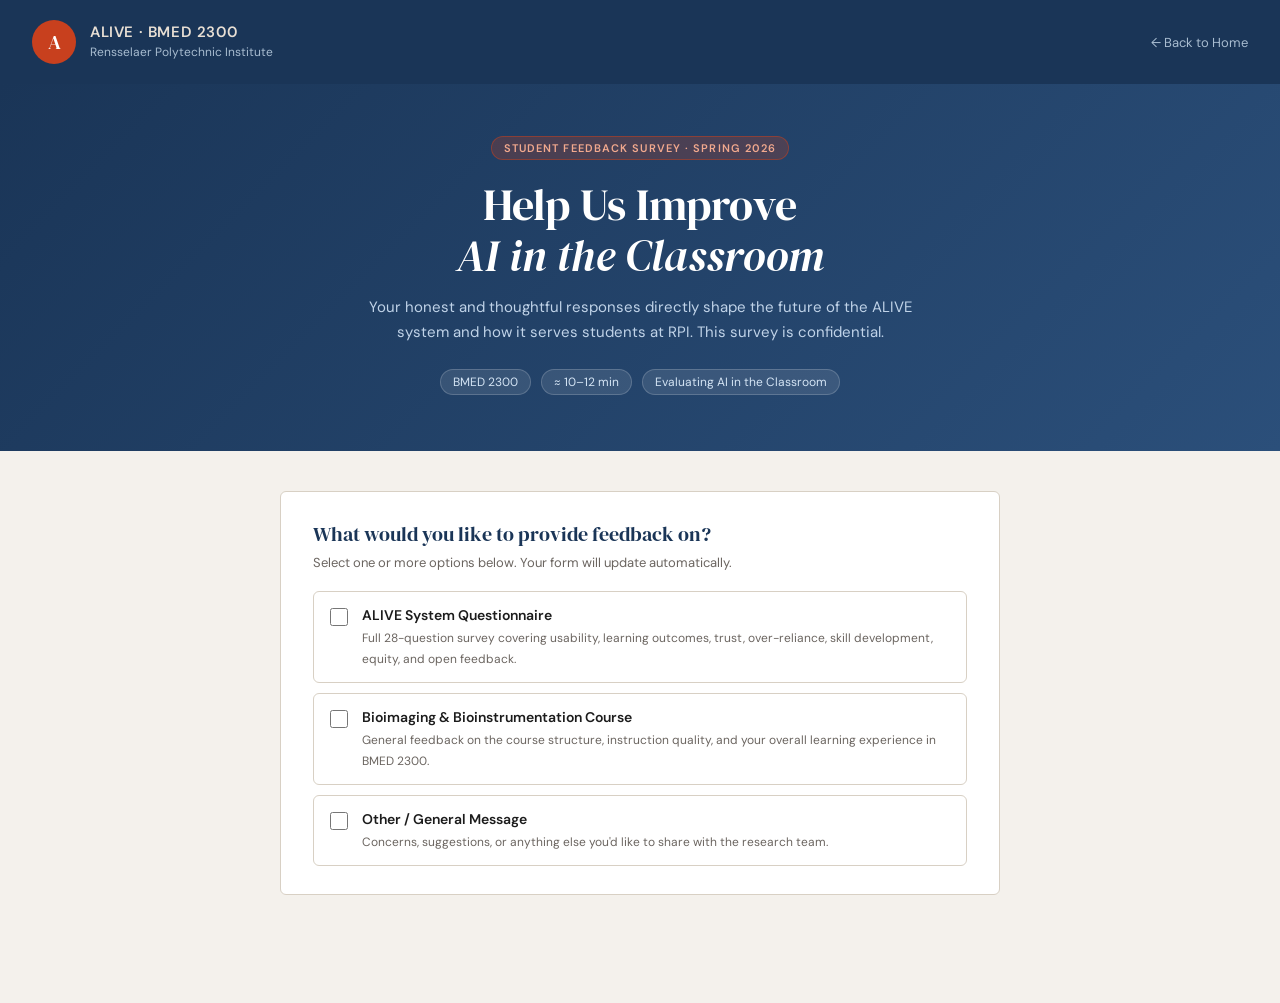
<file: pages/feedback.html>
<!DOCTYPE html>
<html lang="en-US">
<head>
  <meta charset="UTF-8">
  <meta name="viewport" content="width=device-width, initial-scale=1.0">
  <title>Student Feedback — ALIVE & BMED 2300</title>
  <link href="https://fonts.googleapis.com/css2?family=DM+Serif+Display:ital@0;1&family=DM+Sans:wght@300;400;500;600&display=swap" rel="stylesheet">
  <style>
    :root {
      --clr-bg: #f4f1ec;
      --clr-surface: #ffffff;
      --clr-primary: #1a3557;
      --clr-accent: #c8401e;
      --clr-accent-light: #f5ede9;
      --clr-border: #d8d0c4;
      --clr-text: #1c1c1c;
      --clr-muted: #6b6560;
      --clr-tag: #e8e2d9;
      --radius: 6px;
    }

    *, *::before, *::after { box-sizing: border-box; margin: 0; padding: 0; }

    body {
      font-family: 'DM Sans', sans-serif;
      background-color: var(--clr-bg);
      color: var(--clr-text);
      min-height: 100vh;
    }

    /* ── Header ── */
    .site-header {
      background: var(--clr-primary);
      color: #fff;
      padding: 20px 32px;
      display: flex;
      align-items: center;
      justify-content: space-between;
      gap: 12px;
    }
    .site-header .brand {
      display: flex;
      align-items: center;
      gap: 14px;
    }
    .site-header .logo-mark {
      width: 44px; height: 44px;
      background: var(--clr-accent);
      border-radius: 50%;
      display: flex; align-items: center; justify-content: center;
      font-family: 'DM Serif Display', serif;
      font-size: 20px; color: #fff; font-weight: normal;
      flex-shrink: 0;
    }
    .site-header .brand-text { line-height: 1.2; }
    .site-header .brand-text strong {
      font-size: 15px; font-weight: 600; letter-spacing: 0.04em;
      display: block; color: #e8dfd4;
    }
    .site-header .brand-text span { font-size: 12px; color: #a8bcd0; }
    .site-header a {
      color: #a8bcd0; font-size: 13px; text-decoration: none;
      transition: color .2s;
    }
    .site-header a:hover { color: #fff; }

    /* ── Hero Banner ── */
    .hero {
      background: linear-gradient(135deg, var(--clr-primary) 0%, #2b4f7a 100%);
      color: #fff;
      padding: 52px 32px 56px;
      text-align: center;
    }
    .hero .badge {
      display: inline-block;
      background: rgba(200,64,30,.25);
      border: 1px solid rgba(200,64,30,.5);
      color: #f2a98e;
      font-size: 11px; font-weight: 600; letter-spacing: 0.1em;
      text-transform: uppercase;
      padding: 4px 12px; border-radius: 20px; margin-bottom: 20px;
    }
    .hero h1 {
      font-family: 'DM Serif Display', serif;
      font-size: clamp(28px, 5vw, 44px);
      font-weight: normal; line-height: 1.15;
      margin-bottom: 14px;
    }
    .hero p {
      font-size: 15px; color: #c0d3e8; max-width: 560px;
      margin: 0 auto 24px; line-height: 1.65;
    }
    .hero .meta {
      display: inline-flex; gap: 10px; flex-wrap: wrap; justify-content: center;
    }
    .hero .meta span {
      background: rgba(255,255,255,.1);
      border: 1px solid rgba(255,255,255,.18);
      font-size: 12px; padding: 4px 12px; border-radius: 20px;
      color: #d4e4f4;
    }

    /* ── Layout ── */
    .page-body {
      max-width: 760px;
      margin: 0 auto;
      padding: 40px 20px 80px;
    }

    /* ── Section Selector ── */
    .selector-card {
      background: var(--clr-surface);
      border: 1px solid var(--clr-border);
      border-radius: var(--radius);
      padding: 28px 32px;
      margin-bottom: 28px;
    }
    .selector-card h2 {
      font-family: 'DM Serif Display', serif;
      font-size: 20px; font-weight: normal;
      color: var(--clr-primary); margin-bottom: 6px;
    }
    .selector-card .sub {
      font-size: 13px; color: var(--clr-muted); margin-bottom: 20px;
    }
    .checkbox-options {
      display: flex; flex-direction: column; gap: 10px;
    }
    .checkbox-option {
      display: flex; align-items: flex-start; gap: 14px;
      padding: 14px 16px;
      border: 1.5px solid var(--clr-border);
      border-radius: var(--radius);
      cursor: pointer;
      transition: border-color .2s, background .2s;
    }
    .checkbox-option:hover { border-color: var(--clr-primary); background: #f0f4f8; }
    .checkbox-option input[type="checkbox"] {
      width: 18px; height: 18px; margin-top: 2px; cursor: pointer;
      accent-color: var(--clr-primary); flex-shrink: 0;
    }
    .checkbox-option .opt-label strong {
      font-size: 14px; font-weight: 600; color: var(--clr-text);
      display: block; margin-bottom: 2px;
    }
    .checkbox-option .opt-label span {
      font-size: 12px; color: var(--clr-muted);
    }
    .checkbox-option.selected {
      border-color: var(--clr-primary);
      background: #eef3f9;
    }

    /* ── Form Sections ── */
    .form-section {
      background: var(--clr-surface);
      border: 1px solid var(--clr-border);
      border-radius: var(--radius);
      margin-bottom: 20px;
      overflow: hidden;
      display: none;
    }
    .form-section.visible { display: block; }

    .section-header {
      background: var(--clr-primary);
      color: #fff;
      padding: 16px 28px;
      display: flex; align-items: center; gap: 12px;
    }
    .section-header .part-badge {
      background: var(--clr-accent);
      font-size: 11px; font-weight: 700; letter-spacing: 0.08em;
      text-transform: uppercase;
      padding: 3px 10px; border-radius: 3px;
      flex-shrink: 0;
    }
    .section-header h3 {
      font-family: 'DM Serif Display', serif;
      font-size: 17px; font-weight: normal;
    }
    .section-header p {
      font-size: 11px; color: #a8bcd0; margin-top: 1px;
    }

    .section-body { padding: 28px; }

    /* ── Question Block ── */
    .question-block {
      margin-bottom: 28px;
      padding-bottom: 28px;
      border-bottom: 1px solid var(--clr-tag);
    }
    .question-block:last-child { margin-bottom: 0; padding-bottom: 0; border-bottom: none; }

    .question-label {
      display: flex; align-items: flex-start; gap: 10px; margin-bottom: 14px;
    }
    .q-num {
      background: var(--clr-primary);
      color: #fff; font-size: 11px; font-weight: 700;
      padding: 2px 7px; border-radius: 3px;
      margin-top: 3px; flex-shrink: 0;
    }
    .q-text {
      font-size: 14px; line-height: 1.6; color: var(--clr-text); font-weight: 500;
    }
    .q-text .rev-tag {
      display: inline-block;
      background: #fef3cd; color: #7a5c00;
      font-size: 10px; font-weight: 700; letter-spacing: 0.06em;
      text-transform: uppercase; padding: 1px 6px; border-radius: 3px;
      margin-left: 6px; vertical-align: middle;
    }

    /* ── Likert Scale ── */
    .likert-scale {
      display: flex; gap: 0; width: 100%;
      border: 1px solid var(--clr-border); border-radius: var(--radius);
      overflow: hidden;
    }
    .likert-scale label {
      flex: 1; display: flex; flex-direction: column;
      align-items: center; justify-content: center;
      padding: 10px 6px;
      cursor: pointer;
      border-right: 1px solid var(--clr-border);
      transition: background .15s;
      text-align: center;
    }
    .likert-scale label:last-child { border-right: none; }
    .likert-scale input[type="radio"] { display: none; }
    .likert-scale label:hover { background: #eef3f9; }
    .likert-scale input[type="radio"]:checked + .likert-inner {
      color: var(--clr-primary);
    }
    .likert-scale label:has(input:checked) { background: #dce9f5; }
    .likert-inner { display: flex; flex-direction: column; align-items: center; gap: 5px; }
    .likert-dot {
      width: 18px; height: 18px; border-radius: 50%;
      border: 2px solid var(--clr-border);
      transition: border-color .15s, background .15s;
    }
    .likert-scale label:hover .likert-dot { border-color: var(--clr-primary); }
    .likert-scale label:has(input:checked) .likert-dot {
      border-color: var(--clr-primary); background: var(--clr-primary);
    }
    .likert-num { font-size: 12px; font-weight: 700; color: var(--clr-muted); }
    .likert-caption { font-size: 10px; color: var(--clr-muted); line-height: 1.2; }

    .scale-ends {
      display: flex; justify-content: space-between;
      font-size: 11px; color: var(--clr-muted); margin-top: 6px;
      padding: 0 2px;
    }

    /* ── Radio Pills (multiple choice) ── */
    .radio-pills { display: flex; flex-wrap: wrap; gap: 8px; }
    .radio-pill {
      display: flex; align-items: center; gap: 7px;
      padding: 8px 14px;
      border: 1.5px solid var(--clr-border);
      border-radius: 20px; cursor: pointer;
      font-size: 13px; transition: all .15s;
    }
    .radio-pill input { display: none; }
    .radio-pill:hover { border-color: var(--clr-primary); color: var(--clr-primary); }
    .radio-pill:has(input:checked) {
      border-color: var(--clr-primary);
      background: var(--clr-primary); color: #fff;
    }

    /* ── Textarea / Input ── */
    .form-input, .form-textarea {
      width: 100%;
      font-family: 'DM Sans', sans-serif;
      font-size: 14px;
      padding: 11px 14px;
      border: 1.5px solid var(--clr-border);
      border-radius: var(--radius);
      background: #faf9f7;
      color: var(--clr-text);
      transition: border-color .2s;
      display: block;
    }
    .form-input::placeholder, .form-textarea::placeholder { color: #aaa; }
    .form-input:focus, .form-textarea:focus {
      outline: none; border-color: var(--clr-primary);
      background: #fff;
    }
    .form-textarea { height: 100px; resize: vertical; }

    .field-row {
      display: grid; grid-template-columns: 1fr 1fr; gap: 14px;
      margin-bottom: 20px;
    }
    @media (max-width: 520px) { .field-row { grid-template-columns: 1fr; } }

    .field-group { margin-bottom: 16px; }
    .field-group label {
      display: flex; align-items: center; justify-content: space-between;
      font-size: 13px; font-weight: 600; color: var(--clr-text);
      margin-bottom: 7px;
    }
    .field-group label .req {
      font-size: 11px; font-weight: 500; color: var(--clr-accent);
    }

    /* ── Identity section ── */
    .identity-card {
      background: var(--clr-surface);
      border: 1px solid var(--clr-border);
      border-radius: var(--radius);
      margin-bottom: 20px;
      overflow: hidden;
      display: none;
    }
    .identity-card.visible { display: block; }
    .identity-card .section-header { background: #2b4f7a; }

    /* ── Submit ── */
    .submit-area {
      display: none; text-align: center; padding-top: 10px;
    }
    .submit-area.visible { display: block; }

    .submit-btn {
      background: var(--clr-primary);
      color: #fff;
      font-family: 'DM Sans', sans-serif;
      font-size: 15px; font-weight: 600;
      padding: 14px 44px;
      border: none; border-radius: var(--radius);
      cursor: pointer;
      letter-spacing: 0.03em;
      transition: background .2s, transform .1s;
    }
    .submit-btn:hover { background: #14294a; transform: translateY(-1px); }
    .submit-btn:active { transform: translateY(0); }

    .submit-note {
      font-size: 12px; color: var(--clr-muted); margin-top: 12px;
    }

    /* ── Legend ── */
    .scale-legend {
      display: flex; gap: 16px; flex-wrap: wrap; margin-bottom: 20px;
      padding: 10px 14px;
      background: var(--clr-tag); border-radius: var(--radius);
      font-size: 12px; color: var(--clr-muted);
    }
    .scale-legend span { display: flex; align-items: center; gap: 5px; }
    .legend-dot {
      width: 12px; height: 12px; border-radius: 50%;
      display: inline-block;
    }

    /* ── Success ── */
    #success-msg {
      display: none;
      text-align: center;
      padding: 60px 20px;
    }
    #success-msg .checkmark {
      width: 64px; height: 64px; background: #1a3557;
      border-radius: 50%; color: #fff; font-size: 28px;
      display: flex; align-items: center; justify-content: center;
      margin: 0 auto 20px;
    }
    #success-msg h2 {
      font-family: 'DM Serif Display', serif;
      font-size: 26px; font-weight: normal; color: var(--clr-primary);
      margin-bottom: 10px;
    }
    #success-msg p { font-size: 14px; color: var(--clr-muted); }
  </style>
</head>
<body>

<header class="site-header">
  <div class="brand">
    <div class="logo-mark">A</div>
    <div class="brand-text">
      <strong>ALIVE · BMED 2300</strong>
      <span>Rensselaer Polytechnic Institute</span>
    </div>
  </div>
  <a href="../index.html">← Back to Home</a>
</header>

<div class="hero">
  <div class="badge">Student Feedback Survey · Spring 2026</div>
  <h1>Help Us Improve<br><em>AI in the Classroom</em></h1>
  <p>Your honest and thoughtful responses directly shape the future of the ALIVE system and how it serves students at RPI. This survey is confidential.</p>
  <div class="meta">
    <span>BMED 2300</span>
    <span>≈ 10–12 min</span>
    <span>Evaluating AI in the Classroom</span>
  </div>
</div>

<div class="page-body">

  <!-- ── Section Selector ── -->
  <div class="selector-card">
    <h2>What would you like to provide feedback on?</h2>
    <p class="sub">Select one or more options below. Your form will update automatically.</p>
    <div class="checkbox-options">
      <label class="checkbox-option" id="opt-alive">
        <input type="checkbox" id="chk-alive" onchange="updateSections()">
        <div class="opt-label">
          <strong>ALIVE System Questionnaire</strong>
          <span>Full 28-question survey covering usability, learning outcomes, trust, over-reliance, skill development, equity, and open feedback.</span>
        </div>
      </label>
      <label class="checkbox-option" id="opt-course">
        <input type="checkbox" id="chk-course" onchange="updateSections()">
        <div class="opt-label">
          <strong>Bioimaging &amp; Bioinstrumentation Course</strong>
          <span>General feedback on the course structure, instruction quality, and your overall learning experience in BMED 2300.</span>
        </div>
      </label>
      <label class="checkbox-option" id="opt-other">
        <input type="checkbox" id="chk-other" onchange="updateSections()">
        <div class="opt-label">
          <strong>Other / General Message</strong>
          <span>Concerns, suggestions, or anything else you'd like to share with the research team.</span>
        </div>
      </label>
    </div>
  </div>

  <!-- ── FORM ── -->
  <form id="main-form" action="https://formspree.io/f/xjgygrkj" method="POST" onsubmit="handleSubmit(event)">
    <input type="hidden" name="Course" value="BMED 2300 - Biomedical Instrumentation and Imaging">
    <input type="hidden" name="System" value="ALIVE">
    <input type="hidden" id="hidden-sections" name="FeedbackSections" value="">

    <!-- ── Identity (shown when any section is checked) ── -->
    <div class="identity-card" id="identity-card">
      <div class="section-header">
        <div class="part-badge">Info</div>
        <div>
          <h3>Your Information</h3>
          <p>Name is optional · RIN and Email are required</p>
        </div>
      </div>
      <div class="section-body">
        <div class="field-row">
          <div class="field-group">
            <label>Name <span class="req">Optional</span></label>
            <input class="form-input" type="text" name="Name" placeholder="Enter your name">
          </div>
          <div class="field-group">
            <label>RIN <span class="req">Required</span></label>
            <input class="form-input" type="text" name="RIN" required
              pattern="^66[0-9]{7}$" title="RIN must be 9 digits and begin with 66"
              placeholder="66XXXXXXX">
          </div>
        </div>
        <div class="field-group">
          <label>Email Address <span class="req">Required</span></label>
          <input class="form-input" type="email" name="Email" required placeholder="you@rpi.edu">
        </div>
      </div>
    </div>

    <!-- ══ ALIVE QUESTIONNAIRE SECTIONS ══ -->

    <!-- Part A -->
    <div class="form-section" id="sec-alive">
      <div class="section-header">
        <div class="part-badge">Part A</div>
        <div>
          <h3>Usability &amp; System Performance</h3>
          <p>Q1–Q4 · Ease of use · Response speed · Frequency of use</p>
        </div>
      </div>
      <div class="section-body">
        <div class="scale-legend">
          <span><span class="legend-dot" style="background:#1a3557"></span>1 = Low / Negative</span>
          <span><span class="legend-dot" style="background:#4a7fbb"></span>3 = Neutral</span>
          <span><span class="legend-dot" style="background:#c8401e"></span>5 = High / Positive</span>
          <span>★ = Reverse-scored (higher = worse)</span>
        </div>

        <!-- Q1 -->
        <div class="question-block">
          <div class="question-label">
            <span class="q-num">Q1</span>
            <span class="q-text">How easy was the ALIVE system to use overall?</span>
          </div>
          <div class="likert-scale">
            <label><input type="radio" name="Q1_Ease" value="1"><div class="likert-inner"><div class="likert-dot"></div><span class="likert-num">1</span><span class="likert-caption">Very<br>Difficult</span></div></label>
            <label><input type="radio" name="Q1_Ease" value="2"><div class="likert-inner"><div class="likert-dot"></div><span class="likert-num">2</span><span class="likert-caption">Difficult</span></div></label>
            <label><input type="radio" name="Q1_Ease" value="3"><div class="likert-inner"><div class="likert-dot"></div><span class="likert-num">3</span><span class="likert-caption">Neutral</span></div></label>
            <label><input type="radio" name="Q1_Ease" value="4"><div class="likert-inner"><div class="likert-dot"></div><span class="likert-num">4</span><span class="likert-caption">Easy</span></div></label>
            <label><input type="radio" name="Q1_Ease" value="5"><div class="likert-inner"><div class="likert-dot"></div><span class="likert-num">5</span><span class="likert-caption">Very<br>Easy</span></div></label>
          </div>
        </div>

        <!-- Q2 -->
        <div class="question-block">
          <div class="question-label">
            <span class="q-num">Q2</span>
            <span class="q-text">How would you rate the speed of ALIVE's responses when you asked a question?</span>
          </div>
          <div class="likert-scale">
            <label><input type="radio" name="Q2_Speed" value="1"><div class="likert-inner"><div class="likert-dot"></div><span class="likert-num">1</span><span class="likert-caption">Very<br>Slow</span></div></label>
            <label><input type="radio" name="Q2_Speed" value="2"><div class="likert-inner"><div class="likert-dot"></div><span class="likert-num">2</span><span class="likert-caption">Slow</span></div></label>
            <label><input type="radio" name="Q2_Speed" value="3"><div class="likert-inner"><div class="likert-dot"></div><span class="likert-num">3</span><span class="likert-caption">Acceptable</span></div></label>
            <label><input type="radio" name="Q2_Speed" value="4"><div class="likert-inner"><div class="likert-dot"></div><span class="likert-num">4</span><span class="likert-caption">Fast</span></div></label>
            <label><input type="radio" name="Q2_Speed" value="5"><div class="likert-inner"><div class="likert-dot"></div><span class="likert-num">5</span><span class="likert-caption">Very<br>Fast</span></div></label>
          </div>
        </div>

        <!-- Q3 -->
        <div class="question-block">
          <div class="question-label">
            <span class="q-num">Q3</span>
            <span class="q-text">How frequently did you use the ALIVE Q&amp;A feature during this semester?</span>
          </div>
          <div class="likert-scale">
            <label><input type="radio" name="Q3_Frequency" value="1"><div class="likert-inner"><div class="likert-dot"></div><span class="likert-num">1</span><span class="likert-caption">Never</span></div></label>
            <label><input type="radio" name="Q3_Frequency" value="2"><div class="likert-inner"><div class="likert-dot"></div><span class="likert-num">2</span><span class="likert-caption">Rarely</span></div></label>
            <label><input type="radio" name="Q3_Frequency" value="3"><div class="likert-inner"><div class="likert-dot"></div><span class="likert-num">3</span><span class="likert-caption">Sometimes</span></div></label>
            <label><input type="radio" name="Q3_Frequency" value="4"><div class="likert-inner"><div class="likert-dot"></div><span class="likert-num">4</span><span class="likert-caption">Often</span></div></label>
            <label><input type="radio" name="Q3_Frequency" value="5"><div class="likert-inner"><div class="likert-dot"></div><span class="likert-num">5</span><span class="likert-caption">Always</span></div></label>
          </div>
        </div>

        <!-- Q4 -->
        <div class="question-block">
          <div class="question-label">
            <span class="q-num">Q4</span>
            <span class="q-text">Which input method did you use most often when asking ALIVE a question?</span>
          </div>
          <div class="radio-pills">
            <label class="radio-pill"><input type="radio" name="Q4_Modality" value="Typed text (chat)">Typed text (chat)</label>
            <label class="radio-pill"><input type="radio" name="Q4_Modality" value="Spoken voice input">Spoken voice input</label>
            <label class="radio-pill"><input type="radio" name="Q4_Modality" value="Both equally">Both equally</label>
            <label class="radio-pill"><input type="radio" name="Q4_Modality" value="I did not use ALIVE">I did not use ALIVE</label>
          </div>
        </div>
      </div>
    </div>

    <!-- Part B -->
    <div class="form-section" id="sec-alive-b">
      <div class="section-header">
        <div class="part-badge">Part B</div>
        <div>
          <h3>Learning Outcomes</h3>
          <p>Q5–Q9 · Conceptual understanding · Homework · Exam preparation · Retention</p>
        </div>
      </div>
      <div class="section-body">
        <div class="question-block">
          <div class="question-label"><span class="q-num">Q5</span><span class="q-text">ALIVE was beneficial in improving my understanding of BMED 2300 concepts.</span></div>
          <div class="likert-scale">
            <label><input type="radio" name="Q5_Understanding" value="1"><div class="likert-inner"><div class="likert-dot"></div><span class="likert-num">1</span><span class="likert-caption">Strongly<br>Disagree</span></div></label>
            <label><input type="radio" name="Q5_Understanding" value="2"><div class="likert-inner"><div class="likert-dot"></div><span class="likert-num">2</span><span class="likert-caption">Disagree</span></div></label>
            <label><input type="radio" name="Q5_Understanding" value="3"><div class="likert-inner"><div class="likert-dot"></div><span class="likert-num">3</span><span class="likert-caption">Neutral</span></div></label>
            <label><input type="radio" name="Q5_Understanding" value="4"><div class="likert-inner"><div class="likert-dot"></div><span class="likert-num">4</span><span class="likert-caption">Agree</span></div></label>
            <label><input type="radio" name="Q5_Understanding" value="5"><div class="likert-inner"><div class="likert-dot"></div><span class="likert-num">5</span><span class="likert-caption">Strongly<br>Agree</span></div></label>
          </div>
        </div>
        <div class="question-block">
          <div class="question-label"><span class="q-num">Q6</span><span class="q-text">ALIVE was helpful when working through homework problems and assignments.</span></div>
          <div class="likert-scale">
            <label><input type="radio" name="Q6_Homework" value="1"><div class="likert-inner"><div class="likert-dot"></div><span class="likert-num">1</span><span class="likert-caption">Strongly<br>Disagree</span></div></label>
            <label><input type="radio" name="Q6_Homework" value="2"><div class="likert-inner"><div class="likert-dot"></div><span class="likert-num">2</span><span class="likert-caption">Disagree</span></div></label>
            <label><input type="radio" name="Q6_Homework" value="3"><div class="likert-inner"><div class="likert-dot"></div><span class="likert-num">3</span><span class="likert-caption">Neutral</span></div></label>
            <label><input type="radio" name="Q6_Homework" value="4"><div class="likert-inner"><div class="likert-dot"></div><span class="likert-num">4</span><span class="likert-caption">Agree</span></div></label>
            <label><input type="radio" name="Q6_Homework" value="5"><div class="likert-inner"><div class="likert-dot"></div><span class="likert-num">5</span><span class="likert-caption">Strongly<br>Agree</span></div></label>
          </div>
        </div>
        <div class="question-block">
          <div class="question-label"><span class="q-num">Q7</span><span class="q-text">ALIVE helped me prepare for exams by clarifying concepts I was unsure about.</span></div>
          <div class="likert-scale">
            <label><input type="radio" name="Q7_ExamPrep" value="1"><div class="likert-inner"><div class="likert-dot"></div><span class="likert-num">1</span><span class="likert-caption">Strongly<br>Disagree</span></div></label>
            <label><input type="radio" name="Q7_ExamPrep" value="2"><div class="likert-inner"><div class="likert-dot"></div><span class="likert-num">2</span><span class="likert-caption">Disagree</span></div></label>
            <label><input type="radio" name="Q7_ExamPrep" value="3"><div class="likert-inner"><div class="likert-dot"></div><span class="likert-num">3</span><span class="likert-caption">Neutral</span></div></label>
            <label><input type="radio" name="Q7_ExamPrep" value="4"><div class="likert-inner"><div class="likert-dot"></div><span class="likert-num">4</span><span class="likert-caption">Agree</span></div></label>
            <label><input type="radio" name="Q7_ExamPrep" value="5"><div class="likert-inner"><div class="likert-dot"></div><span class="likert-num">5</span><span class="likert-caption">Strongly<br>Agree</span></div></label>
          </div>
        </div>
        <div class="question-block">
          <div class="question-label"><span class="q-num">Q8</span><span class="q-text">Being able to ask questions at the exact moment of confusion helped me retain course material better.</span></div>
          <div class="likert-scale">
            <label><input type="radio" name="Q8_Retention" value="1"><div class="likert-inner"><div class="likert-dot"></div><span class="likert-num">1</span><span class="likert-caption">Strongly<br>Disagree</span></div></label>
            <label><input type="radio" name="Q8_Retention" value="2"><div class="likert-inner"><div class="likert-dot"></div><span class="likert-num">2</span><span class="likert-caption">Disagree</span></div></label>
            <label><input type="radio" name="Q8_Retention" value="3"><div class="likert-inner"><div class="likert-dot"></div><span class="likert-num">3</span><span class="likert-caption">Neutral</span></div></label>
            <label><input type="radio" name="Q8_Retention" value="4"><div class="likert-inner"><div class="likert-dot"></div><span class="likert-num">4</span><span class="likert-caption">Agree</span></div></label>
            <label><input type="radio" name="Q8_Retention" value="5"><div class="likert-inner"><div class="likert-dot"></div><span class="likert-num">5</span><span class="likert-caption">Strongly<br>Agree</span></div></label>
          </div>
        </div>
        <div class="question-block">
          <div class="question-label"><span class="q-num">Q9</span><span class="q-text">ALIVE's explanations helped me connect concepts across different topics in the course (e.g., linking CT principles to MRI).</span></div>
          <div class="likert-scale">
            <label><input type="radio" name="Q9_Transfer" value="1"><div class="likert-inner"><div class="likert-dot"></div><span class="likert-num">1</span><span class="likert-caption">Strongly<br>Disagree</span></div></label>
            <label><input type="radio" name="Q9_Transfer" value="2"><div class="likert-inner"><div class="likert-dot"></div><span class="likert-num">2</span><span class="likert-caption">Disagree</span></div></label>
            <label><input type="radio" name="Q9_Transfer" value="3"><div class="likert-inner"><div class="likert-dot"></div><span class="likert-num">3</span><span class="likert-caption">Neutral</span></div></label>
            <label><input type="radio" name="Q9_Transfer" value="4"><div class="likert-inner"><div class="likert-dot"></div><span class="likert-num">4</span><span class="likert-caption">Agree</span></div></label>
            <label><input type="radio" name="Q9_Transfer" value="5"><div class="likert-inner"><div class="likert-dot"></div><span class="likert-num">5</span><span class="likert-caption">Strongly<br>Agree</span></div></label>
          </div>
        </div>
      </div>
    </div>

    <!-- Part C -->
    <div class="form-section" id="sec-alive-c">
      <div class="section-header">
        <div class="part-badge">Part C</div>
        <div>
          <h3>Trust &amp; Critical Thinking</h3>
          <p>Q10–Q13 · Response trust · Answer verification · Critical evaluation</p>
        </div>
      </div>
      <div class="section-body">
        <div class="question-block">
          <div class="question-label"><span class="q-num">Q10</span><span class="q-text">How much do you trust the accuracy of the answers provided by ALIVE?</span></div>
          <div class="likert-scale">
            <label><input type="radio" name="Q10_Trust" value="1"><div class="likert-inner"><div class="likert-dot"></div><span class="likert-num">1</span><span class="likert-caption">Not at<br>all</span></div></label>
            <label><input type="radio" name="Q10_Trust" value="2"><div class="likert-inner"><div class="likert-dot"></div><span class="likert-num">2</span><span class="likert-caption">Slightly</span></div></label>
            <label><input type="radio" name="Q10_Trust" value="3"><div class="likert-inner"><div class="likert-dot"></div><span class="likert-num">3</span><span class="likert-caption">Moderately</span></div></label>
            <label><input type="radio" name="Q10_Trust" value="4"><div class="likert-inner"><div class="likert-dot"></div><span class="likert-num">4</span><span class="likert-caption">Mostly</span></div></label>
            <label><input type="radio" name="Q10_Trust" value="5"><div class="likert-inner"><div class="likert-dot"></div><span class="likert-num">5</span><span class="likert-caption">Completely</span></div></label>
          </div>
        </div>
        <div class="question-block">
          <div class="question-label"><span class="q-num">Q11</span><span class="q-text">I verified ALIVE's answers against the lecture slides, textbook, or other sources before relying on them.</span></div>
          <div class="likert-scale">
            <label><input type="radio" name="Q11_Verification" value="1"><div class="likert-inner"><div class="likert-dot"></div><span class="likert-num">1</span><span class="likert-caption">Never</span></div></label>
            <label><input type="radio" name="Q11_Verification" value="2"><div class="likert-inner"><div class="likert-dot"></div><span class="likert-num">2</span><span class="likert-caption">Rarely</span></div></label>
            <label><input type="radio" name="Q11_Verification" value="3"><div class="likert-inner"><div class="likert-dot"></div><span class="likert-num">3</span><span class="likert-caption">Sometimes</span></div></label>
            <label><input type="radio" name="Q11_Verification" value="4"><div class="likert-inner"><div class="likert-dot"></div><span class="likert-num">4</span><span class="likert-caption">Often</span></div></label>
            <label><input type="radio" name="Q11_Verification" value="5"><div class="likert-inner"><div class="likert-dot"></div><span class="likert-num">5</span><span class="likert-caption">Always</span></div></label>
          </div>
        </div>
        <div class="question-block">
          <div class="question-label"><span class="q-num">Q12</span><span class="q-text">I accepted ALIVE's answers without questioning them, even when they seemed unclear. <span class="rev-tag">★ Reverse</span></span></div>
          <div class="likert-scale">
            <label><input type="radio" name="Q12_CriticalEval" value="1"><div class="likert-inner"><div class="likert-dot"></div><span class="likert-num">1</span><span class="likert-caption">Strongly<br>Disagree</span></div></label>
            <label><input type="radio" name="Q12_CriticalEval" value="2"><div class="likert-inner"><div class="likert-dot"></div><span class="likert-num">2</span><span class="likert-caption">Disagree</span></div></label>
            <label><input type="radio" name="Q12_CriticalEval" value="3"><div class="likert-inner"><div class="likert-dot"></div><span class="likert-num">3</span><span class="likert-caption">Neutral</span></div></label>
            <label><input type="radio" name="Q12_CriticalEval" value="4"><div class="likert-inner"><div class="likert-dot"></div><span class="likert-num">4</span><span class="likert-caption">Agree</span></div></label>
            <label><input type="radio" name="Q12_CriticalEval" value="5"><div class="likert-inner"><div class="likert-dot"></div><span class="likert-num">5</span><span class="likert-caption">Strongly<br>Agree</span></div></label>
          </div>
        </div>
        <div class="question-block">
          <div class="question-label"><span class="q-num">Q13</span><span class="q-text">I was able to identify when an ALIVE response was incorrect or incomplete based on my course knowledge.</span></div>
          <div class="likert-scale">
            <label><input type="radio" name="Q13_ErrorDetect" value="1"><div class="likert-inner"><div class="likert-dot"></div><span class="likert-num">1</span><span class="likert-caption">Strongly<br>Disagree</span></div></label>
            <label><input type="radio" name="Q13_ErrorDetect" value="2"><div class="likert-inner"><div class="likert-dot"></div><span class="likert-num">2</span><span class="likert-caption">Disagree</span></div></label>
            <label><input type="radio" name="Q13_ErrorDetect" value="3"><div class="likert-inner"><div class="likert-dot"></div><span class="likert-num">3</span><span class="likert-caption">Neutral</span></div></label>
            <label><input type="radio" name="Q13_ErrorDetect" value="4"><div class="likert-inner"><div class="likert-dot"></div><span class="likert-num">4</span><span class="likert-caption">Agree</span></div></label>
            <label><input type="radio" name="Q13_ErrorDetect" value="5"><div class="likert-inner"><div class="likert-dot"></div><span class="likert-num">5</span><span class="likert-caption">Strongly<br>Agree</span></div></label>
          </div>
        </div>
      </div>
    </div>

    <!-- Part D -->
    <div class="form-section" id="sec-alive-d">
      <div class="section-header">
        <div class="part-badge">Part D</div>
        <div>
          <h3>Human Interaction &amp; Over-Reliance</h3>
          <p>Q14–Q18 · Classroom attendance · Office hours · Independence</p>
        </div>
      </div>
      <div class="section-body">
        <div class="question-block">
          <div class="question-label"><span class="q-num">Q14</span><span class="q-text">Using ALIVE reduced how often I attended class, visited office hours, or participated in group discussions. <span class="rev-tag">★ Reverse</span></span></div>
          <div class="likert-scale">
            <label><input type="radio" name="Q14_HumanInteraction" value="1"><div class="likert-inner"><div class="likert-dot"></div><span class="likert-num">1</span><span class="likert-caption">Strongly<br>Disagree</span></div></label>
            <label><input type="radio" name="Q14_HumanInteraction" value="2"><div class="likert-inner"><div class="likert-dot"></div><span class="likert-num">2</span><span class="likert-caption">Disagree</span></div></label>
            <label><input type="radio" name="Q14_HumanInteraction" value="3"><div class="likert-inner"><div class="likert-dot"></div><span class="likert-num">3</span><span class="likert-caption">Neutral</span></div></label>
            <label><input type="radio" name="Q14_HumanInteraction" value="4"><div class="likert-inner"><div class="likert-dot"></div><span class="likert-num">4</span><span class="likert-caption">Agree</span></div></label>
            <label><input type="radio" name="Q14_HumanInteraction" value="5"><div class="likert-inner"><div class="likert-dot"></div><span class="likert-num">5</span><span class="likert-caption">Strongly<br>Agree</span></div></label>
          </div>
        </div>
        <div class="question-block">
          <div class="question-label"><span class="q-num">Q15</span><span class="q-text">When I had a question about lecture content, my first instinct was to ask ALIVE rather than the professor or classmates.</span></div>
          <div class="likert-scale">
            <label><input type="radio" name="Q15_FirstInstinct" value="1"><div class="likert-inner"><div class="likert-dot"></div><span class="likert-num">1</span><span class="likert-caption">Strongly<br>Disagree</span></div></label>
            <label><input type="radio" name="Q15_FirstInstinct" value="2"><div class="likert-inner"><div class="likert-dot"></div><span class="likert-num">2</span><span class="likert-caption">Disagree</span></div></label>
            <label><input type="radio" name="Q15_FirstInstinct" value="3"><div class="likert-inner"><div class="likert-dot"></div><span class="likert-num">3</span><span class="likert-caption">Neutral</span></div></label>
            <label><input type="radio" name="Q15_FirstInstinct" value="4"><div class="likert-inner"><div class="likert-dot"></div><span class="likert-num">4</span><span class="likert-caption">Agree</span></div></label>
            <label><input type="radio" name="Q15_FirstInstinct" value="5"><div class="likert-inner"><div class="likert-dot"></div><span class="likert-num">5</span><span class="likert-caption">Strongly<br>Agree</span></div></label>
          </div>
        </div>
        <div class="question-block">
          <div class="question-label"><span class="q-num">Q16</span><span class="q-text">When you had a question about course content, what did you do FIRST?</span></div>
          <div class="radio-pills">
            <label class="radio-pill"><input type="radio" name="Q16_FirstAction" value="Ask ALIVE">Ask ALIVE</label>
            <label class="radio-pill"><input type="radio" name="Q16_FirstAction" value="Ask the professor">Ask the professor</label>
            <label class="radio-pill"><input type="radio" name="Q16_FirstAction" value="Go to office hours">Go to office hours</label>
            <label class="radio-pill"><input type="radio" name="Q16_FirstAction" value="Ask a classmate">Ask a classmate</label>
            <label class="radio-pill"><input type="radio" name="Q16_FirstAction" value="Search online">Search online</label>
          </div>
        </div>
        <div class="question-block">
          <div class="question-label"><span class="q-num">Q17</span><span class="q-text">I was still able to understand and work through course problems on my own, without using ALIVE. </span></div>
          <div class="likert-scale">
            <label><input type="radio" name="Q17_Independence" value="1"><div class="likert-inner"><div class="likert-dot"></div><span class="likert-num">1</span><span class="likert-caption">Strongly<br>Disagree</span></div></label>
            <label><input type="radio" name="Q17_Independence" value="2"><div class="likert-inner"><div class="likert-dot"></div><span class="likert-num">2</span><span class="likert-caption">Disagree</span></div></label>
            <label><input type="radio" name="Q17_Independence" value="3"><div class="likert-inner"><div class="likert-dot"></div><span class="likert-num">3</span><span class="likert-caption">Neutral</span></div></label>
            <label><input type="radio" name="Q17_Independence" value="4"><div class="likert-inner"><div class="likert-dot"></div><span class="likert-num">4</span><span class="likert-caption">Agree</span></div></label>
            <label><input type="radio" name="Q17_Independence" value="5"><div class="likert-inner"><div class="likert-dot"></div><span class="likert-num">5</span><span class="likert-caption">Strongly<br>Agree</span></div></label>
          </div>
        </div>
        <div class="question-block">
          <div class="question-label"><span class="q-num">Q18</span><span class="q-text">I used ALIVE primarily as a shortcut to get answers quickly rather than as a tool to deepen my understanding. <span class="rev-tag">★ Reverse</span></span></div>
          <div class="likert-scale">
            <label><input type="radio" name="Q18_Shortcut" value="1"><div class="likert-inner"><div class="likert-dot"></div><span class="likert-num">1</span><span class="likert-caption">Strongly<br>Disagree</span></div></label>
            <label><input type="radio" name="Q18_Shortcut" value="2"><div class="likert-inner"><div class="likert-dot"></div><span class="likert-num">2</span><span class="likert-caption">Disagree</span></div></label>
            <label><input type="radio" name="Q18_Shortcut" value="3"><div class="likert-inner"><div class="likert-dot"></div><span class="likert-num">3</span><span class="likert-caption">Neutral</span></div></label>
            <label><input type="radio" name="Q18_Shortcut" value="4"><div class="likert-inner"><div class="likert-dot"></div><span class="likert-num">4</span><span class="likert-caption">Agree</span></div></label>
            <label><input type="radio" name="Q18_Shortcut" value="5"><div class="likert-inner"><div class="likert-dot"></div><span class="likert-num">5</span><span class="likert-caption">Strongly<br>Agree</span></div></label>
          </div>
        </div>
      </div>
    </div>

    <!-- Part E -->
    <div class="form-section" id="sec-alive-e">
      <div class="section-header">
        <div class="part-badge">Part E</div>
        <div>
          <h3>Skill Development &amp; Academic Integrity</h3>
          <p>Q19–Q21 · Core skill impact · Transparency · Appropriate use</p>
        </div>
      </div>
      <div class="section-body">
        <div class="question-block">
          <div class="question-label"><span class="q-num">Q19</span><span class="q-text">ALIVE helped strengthen my problem-solving and analytical reasoning skills for medical imaging topics.</span></div>
          <div class="likert-scale">
            <label><input type="radio" name="Q19_ProblemSolving" value="1"><div class="likert-inner"><div class="likert-dot"></div><span class="likert-num">1</span><span class="likert-caption">Strongly<br>Disagree</span></div></label>
            <label><input type="radio" name="Q19_ProblemSolving" value="2"><div class="likert-inner"><div class="likert-dot"></div><span class="likert-num">2</span><span class="likert-caption">Disagree</span></div></label>
            <label><input type="radio" name="Q19_ProblemSolving" value="3"><div class="likert-inner"><div class="likert-dot"></div><span class="likert-num">3</span><span class="likert-caption">Neutral</span></div></label>
            <label><input type="radio" name="Q19_ProblemSolving" value="4"><div class="likert-inner"><div class="likert-dot"></div><span class="likert-num">4</span><span class="likert-caption">Agree</span></div></label>
            <label><input type="radio" name="Q19_ProblemSolving" value="5"><div class="likert-inner"><div class="likert-dot"></div><span class="likert-num">5</span><span class="likert-caption">Strongly<br>Agree</span></div></label>
          </div>
        </div>
        <div class="question-block">
          <div class="question-label"><span class="q-num">Q20</span><span class="q-text">I used ALIVE only as a learning aid (to understand concepts), not to generate answers I submitted as my own work.</span></div>
          <div class="likert-scale">
            <label><input type="radio" name="Q20_Integrity" value="1"><div class="likert-inner"><div class="likert-dot"></div><span class="likert-num">1</span><span class="likert-caption">Strongly<br>Disagree</span></div></label>
            <label><input type="radio" name="Q20_Integrity" value="2"><div class="likert-inner"><div class="likert-dot"></div><span class="likert-num">2</span><span class="likert-caption">Disagree</span></div></label>
            <label><input type="radio" name="Q20_Integrity" value="3"><div class="likert-inner"><div class="likert-dot"></div><span class="likert-num">3</span><span class="likert-caption">Neutral</span></div></label>
            <label><input type="radio" name="Q20_Integrity" value="4"><div class="likert-inner"><div class="likert-dot"></div><span class="likert-num">4</span><span class="likert-caption">Agree</span></div></label>
            <label><input type="radio" name="Q20_Integrity" value="5"><div class="likert-inner"><div class="likert-dot"></div><span class="likert-num">5</span><span class="likert-caption">Strongly<br>Agree</span></div></label>
          </div>
        </div>
        <div class="question-block">
          <div class="question-label"><span class="q-num">Q21</span><span class="q-text">Using ALIVE made me more aware of the limitations and potential errors of AI-generated explanations.</span></div>
          <div class="likert-scale">
            <label><input type="radio" name="Q21_AIAwareness" value="1"><div class="likert-inner"><div class="likert-dot"></div><span class="likert-num">1</span><span class="likert-caption">Strongly<br>Disagree</span></div></label>
            <label><input type="radio" name="Q21_AIAwareness" value="2"><div class="likert-inner"><div class="likert-dot"></div><span class="likert-num">2</span><span class="likert-caption">Disagree</span></div></label>
            <label><input type="radio" name="Q21_AIAwareness" value="3"><div class="likert-inner"><div class="likert-dot"></div><span class="likert-num">3</span><span class="likert-caption">Neutral</span></div></label>
            <label><input type="radio" name="Q21_AIAwareness" value="4"><div class="likert-inner"><div class="likert-dot"></div><span class="likert-num">4</span><span class="likert-caption">Agree</span></div></label>
            <label><input type="radio" name="Q21_AIAwareness" value="5"><div class="likert-inner"><div class="likert-dot"></div><span class="likert-num">5</span><span class="likert-caption">Strongly<br>Agree</span></div></label>
          </div>
        </div>
      </div>
    </div>

    <!-- Part F -->
    <div class="form-section" id="sec-alive-f">
      <div class="section-header">
        <div class="part-badge">Part F</div>
        <div>
          <h3>Equity, Accessibility &amp; Future Adoption</h3>
          <p>Q22–Q25 · Language accessibility · Equity · Future use intent</p>
        </div>
      </div>
      <div class="section-body">
        <div class="question-block">
          <div class="question-label"><span class="q-num">Q22</span><span class="q-text">ALIVE was accessible and easy to use regardless of my English language proficiency or technical background.</span></div>
          <div class="likert-scale">
            <label><input type="radio" name="Q22_Accessibility" value="1"><div class="likert-inner"><div class="likert-dot"></div><span class="likert-num">1</span><span class="likert-caption">Strongly<br>Disagree</span></div></label>
            <label><input type="radio" name="Q22_Accessibility" value="2"><div class="likert-inner"><div class="likert-dot"></div><span class="likert-num">2</span><span class="likert-caption">Disagree</span></div></label>
            <label><input type="radio" name="Q22_Accessibility" value="3"><div class="likert-inner"><div class="likert-dot"></div><span class="likert-num">3</span><span class="likert-caption">Neutral</span></div></label>
            <label><input type="radio" name="Q22_Accessibility" value="4"><div class="likert-inner"><div class="likert-dot"></div><span class="likert-num">4</span><span class="likert-caption">Agree</span></div></label>
            <label><input type="radio" name="Q22_Accessibility" value="5"><div class="likert-inner"><div class="likert-dot"></div><span class="likert-num">5</span><span class="likert-caption">Strongly<br>Agree</span></div></label>
          </div>
        </div>
        <div class="question-block">
          <div class="question-label"><span class="q-num">Q23</span><span class="q-text">A system like ALIVE would help level the playing field for students who do not have easy access to instructors or tutors outside of class.</span></div>
          <div class="likert-scale">
            <label><input type="radio" name="Q23_Equity" value="1"><div class="likert-inner"><div class="likert-dot"></div><span class="likert-num">1</span><span class="likert-caption">Strongly<br>Disagree</span></div></label>
            <label><input type="radio" name="Q23_Equity" value="2"><div class="likert-inner"><div class="likert-dot"></div><span class="likert-num">2</span><span class="likert-caption">Disagree</span></div></label>
            <label><input type="radio" name="Q23_Equity" value="3"><div class="likert-inner"><div class="likert-dot"></div><span class="likert-num">3</span><span class="likert-caption">Neutral</span></div></label>
            <label><input type="radio" name="Q23_Equity" value="4"><div class="likert-inner"><div class="likert-dot"></div><span class="likert-num">4</span><span class="likert-caption">Agree</span></div></label>
            <label><input type="radio" name="Q23_Equity" value="5"><div class="likert-inner"><div class="likert-dot"></div><span class="likert-num">5</span><span class="likert-caption">Strongly<br>Agree</span></div></label>
          </div>
        </div>
        <div class="question-block">
          <div class="question-label"><span class="q-num">Q24</span><span class="q-text">I would want ALIVE to be available for all my future courses at RPI.</span></div>
          <div class="likert-scale">
            <label><input type="radio" name="Q24_FutureAdopt" value="1"><div class="likert-inner"><div class="likert-dot"></div><span class="likert-num">1</span><span class="likert-caption">Definitely<br>No</span></div></label>
            <label><input type="radio" name="Q24_FutureAdopt" value="2"><div class="likert-inner"><div class="likert-dot"></div><span class="likert-num">2</span><span class="likert-caption">Probably<br>No</span></div></label>
            <label><input type="radio" name="Q24_FutureAdopt" value="3"><div class="likert-inner"><div class="likert-dot"></div><span class="likert-num">3</span><span class="likert-caption">Unsure</span></div></label>
            <label><input type="radio" name="Q24_FutureAdopt" value="4"><div class="likert-inner"><div class="likert-dot"></div><span class="likert-num">4</span><span class="likert-caption">Probably<br>Yes</span></div></label>
            <label><input type="radio" name="Q24_FutureAdopt" value="5"><div class="likert-inner"><div class="likert-dot"></div><span class="likert-num">5</span><span class="likert-caption">Definitely<br>Yes</span></div></label>
          </div>
        </div>
        <div class="question-block">
          <div class="question-label"><span class="q-num">Q25</span><span class="q-text">I think ALIVE-style interactive lecture systems should be made available to high school students preparing to enter university.</span></div>
          <div class="likert-scale">
            <label><input type="radio" name="Q25_PreUniversity" value="1"><div class="likert-inner"><div class="likert-dot"></div><span class="likert-num">1</span><span class="likert-caption">Strongly<br>Disagree</span></div></label>
            <label><input type="radio" name="Q25_PreUniversity" value="2"><div class="likert-inner"><div class="likert-dot"></div><span class="likert-num">2</span><span class="likert-caption">Disagree</span></div></label>
            <label><input type="radio" name="Q25_PreUniversity" value="3"><div class="likert-inner"><div class="likert-dot"></div><span class="likert-num">3</span><span class="likert-caption">Neutral</span></div></label>
            <label><input type="radio" name="Q25_PreUniversity" value="4"><div class="likert-inner"><div class="likert-dot"></div><span class="likert-num">4</span><span class="likert-caption">Agree</span></div></label>
            <label><input type="radio" name="Q25_PreUniversity" value="5"><div class="likert-inner"><div class="likert-dot"></div><span class="likert-num">5</span><span class="likert-caption">Strongly<br>Agree</span></div></label>
          </div>
        </div>
      </div>
    </div>

    <!-- Part G -->
    <div class="form-section" id="sec-alive-g">
      <div class="section-header">
        <div class="part-badge">Part G</div>
        <div>
          <h3>Open-Ended Feedback</h3>
          <p>Q26–Q28 · Qualitative responses for thematic analysis</p>
        </div>
      </div>
      <div class="section-body">
        <div class="question-block">
          <div class="question-label"><span class="q-num">Q26</span><span class="q-text">Describe one specific moment this semester when ALIVE helped you understand something you were confused about. What did you ask, and how useful was the answer?</span></div>
          <textarea class="form-textarea" name="Q26_HelpfulMoment" placeholder="Share a specific example…" style="height:110px"></textarea>
        </div>
        <div class="question-block">
          <div class="question-label"><span class="q-num">Q27</span><span class="q-text">In your view, did ALIVE change how you interact with the course — for example, how often you attend class, visit office hours, or study with classmates? Please explain.</span></div>
          <textarea class="form-textarea" name="Q27_CourseInteraction" placeholder="Describe any changes you noticed…" style="height:110px"></textarea>
        </div>
        <div class="question-block">
          <div class="question-label"><span class="q-num">Q28</span><span class="q-text">What is the single most important improvement you would suggest for the ALIVE system to make it more useful for your learning?</span></div>
          <textarea class="form-textarea" name="Q28_Improvement" placeholder="Your top suggestion…" style="height:110px"></textarea>
        </div>
      </div>
    </div>

    <!-- ══ COURSE FEEDBACK ══ -->
    <div class="form-section" id="sec-course">
      <div class="section-header">
        <div class="part-badge">Course</div>
        <div>
          <h3>Bioimaging &amp; Bioinstrumentation — BMED 2300</h3>
          <p>General course feedback · Instruction · Learning experience</p>
        </div>
      </div>
      <div class="section-body">
        <div class="question-block">
          <div class="question-label"><span class="q-num">C1</span><span class="q-text">Overall, how would you rate the quality of instruction in BMED 2300?</span></div>
          <div class="likert-scale">
            <label><input type="radio" name="C1_Instruction" value="1"><div class="likert-inner"><div class="likert-dot"></div><span class="likert-num">1</span><span class="likert-caption">Very<br>Poor</span></div></label>
            <label><input type="radio" name="C1_Instruction" value="2"><div class="likert-inner"><div class="likert-dot"></div><span class="likert-num">2</span><span class="likert-caption">Poor</span></div></label>
            <label><input type="radio" name="C1_Instruction" value="3"><div class="likert-inner"><div class="likert-dot"></div><span class="likert-num">3</span><span class="likert-caption">Fair</span></div></label>
            <label><input type="radio" name="C1_Instruction" value="4"><div class="likert-inner"><div class="likert-dot"></div><span class="likert-num">4</span><span class="likert-caption">Good</span></div></label>
            <label><input type="radio" name="C1_Instruction" value="5"><div class="likert-inner"><div class="likert-dot"></div><span class="likert-num">5</span><span class="likert-caption">Excellent</span></div></label>
          </div>
        </div>
        <div class="question-block">
          <div class="question-label"><span class="q-num">C2</span><span class="q-text">The course materials (slides, textbook, assignments) supported my learning effectively.</span></div>
          <div class="likert-scale">
            <label><input type="radio" name="C2_Materials" value="1"><div class="likert-inner"><div class="likert-dot"></div><span class="likert-num">1</span><span class="likert-caption">Strongly<br>Disagree</span></div></label>
            <label><input type="radio" name="C2_Materials" value="2"><div class="likert-inner"><div class="likert-dot"></div><span class="likert-num">2</span><span class="likert-caption">Disagree</span></div></label>
            <label><input type="radio" name="C2_Materials" value="3"><div class="likert-inner"><div class="likert-dot"></div><span class="likert-num">3</span><span class="likert-caption">Neutral</span></div></label>
            <label><input type="radio" name="C2_Materials" value="4"><div class="likert-inner"><div class="likert-dot"></div><span class="likert-num">4</span><span class="likert-caption">Agree</span></div></label>
            <label><input type="radio" name="C2_Materials" value="5"><div class="likert-inner"><div class="likert-dot"></div><span class="likert-num">5</span><span class="likert-caption">Strongly<br>Agree</span></div></label>
          </div>
        </div>
        <div class="question-block">
          <div class="question-label"><span class="q-num">C3</span><span class="q-text">I feel confident in the core concepts of biomedical imaging and instrumentation after this course.</span></div>
          <div class="likert-scale">
            <label><input type="radio" name="C3_Confidence" value="1"><div class="likert-inner"><div class="likert-dot"></div><span class="likert-num">1</span><span class="likert-caption">Strongly<br>Disagree</span></div></label>
            <label><input type="radio" name="C3_Confidence" value="2"><div class="likert-inner"><div class="likert-dot"></div><span class="likert-num">2</span><span class="likert-caption">Disagree</span></div></label>
            <label><input type="radio" name="C3_Confidence" value="3"><div class="likert-inner"><div class="likert-dot"></div><span class="likert-num">3</span><span class="likert-caption">Neutral</span></div></label>
            <label><input type="radio" name="C3_Confidence" value="4"><div class="likert-inner"><div class="likert-dot"></div><span class="likert-num">4</span><span class="likert-caption">Agree</span></div></label>
            <label><input type="radio" name="C3_Confidence" value="5"><div class="likert-inner"><div class="likert-dot"></div><span class="likert-num">5</span><span class="likert-caption">Strongly<br>Agree</span></div></label>
          </div>
        </div>
        <div class="question-block">
          <div class="question-label"><span class="q-num">C4</span><span class="q-text">What aspects of the course worked well and what would you like to see improved?</span></div>
          <textarea class="form-textarea" name="C4_CourseComments" placeholder="Share your thoughts on the course…" style="height:120px"></textarea>
        </div>
      </div>
    </div>

    <!-- ══ OTHER / GENERAL MESSAGE ══ -->
    <div class="form-section" id="sec-other">
      <div class="section-header">
        <div class="part-badge">Other</div>
        <div>
          <h3>General Message</h3>
          <p>Concerns, suggestions, or anything else you'd like to share</p>
        </div>
      </div>
      <div class="section-body">
        <div class="question-block">
          <div class="question-label"><span class="q-num">M</span><span class="q-text">Please share any concerns, suggestions, or messages for the research team.</span></div>
          <textarea class="form-textarea" name="OtherMessage" placeholder="Enter your message here…" style="height:160px"></textarea>
        </div>
      </div>
    </div>

    <!-- ══ Submit ══ -->
    <div class="submit-area" id="submit-area">
      <button type="submit" class="submit-btn">Submit Feedback</button>
      <p class="submit-note">Your responses are confidential and used solely for research purposes.<br>ALIVE Research Team · islamm11@rpi.edu</p>
    </div>

  </form>

  <!-- Success message -->
  <div id="success-msg">
    <div class="checkmark">✓</div>
    <h2>Thank You!</h2>
    <p>Your feedback has been submitted. Your responses are confidential<br>and will directly inform the development of ALIVE.</p>
  </div>

</div><!-- /page-body -->

<script>
  function updateSections() {
    const alive = document.getElementById('chk-alive').checked;
    const course = document.getElementById('chk-course').checked;
    const other = document.getElementById('chk-other').checked;
    const any = alive || course || other;

    // Identity card
    document.getElementById('identity-card').classList.toggle('visible', any);

    // ALIVE sections
    ['sec-alive','sec-alive-b','sec-alive-c','sec-alive-d','sec-alive-e','sec-alive-f','sec-alive-g']
      .forEach(id => document.getElementById(id).classList.toggle('visible', alive));

    // Course section
    document.getElementById('sec-course').classList.toggle('visible', course);

    // Other section
    document.getElementById('sec-other').classList.toggle('visible', other);

    // Submit button
    document.getElementById('submit-area').classList.toggle('visible', any);

    // Update checkbox visual
    document.getElementById('opt-alive').classList.toggle('selected', alive);
    document.getElementById('opt-course').classList.toggle('selected', course);
    document.getElementById('opt-other').classList.toggle('selected', other);

    // Track selected sections
    const sections = [];
    if (alive) sections.push('ALIVE System Questionnaire');
    if (course) sections.push('Bioimaging & Bioinstrumentation Course');
    if (other) sections.push('Other / General Message');
    document.getElementById('hidden-sections').value = sections.join(', ');
  }

  function handleSubmit(e) {
    e.preventDefault();
    const form = document.getElementById('main-form');
    const data = new FormData(form);

    fetch(form.action, {
      method: 'POST',
      body: data,
      headers: { 'Accept': 'application/json' }
    }).then(res => {
      if (res.ok) {
        form.style.display = 'none';
        document.getElementById('success-msg').style.display = 'block';
        window.scrollTo({ top: 0, behavior: 'smooth' });
      } else {
        alert('There was a problem submitting your form. Please try again or email islamm11@rpi.edu.');
      }
    }).catch(() => {
      alert('Network error. Please check your connection and try again.');
    });
  }
</script>
</body>
</html>
</file>
